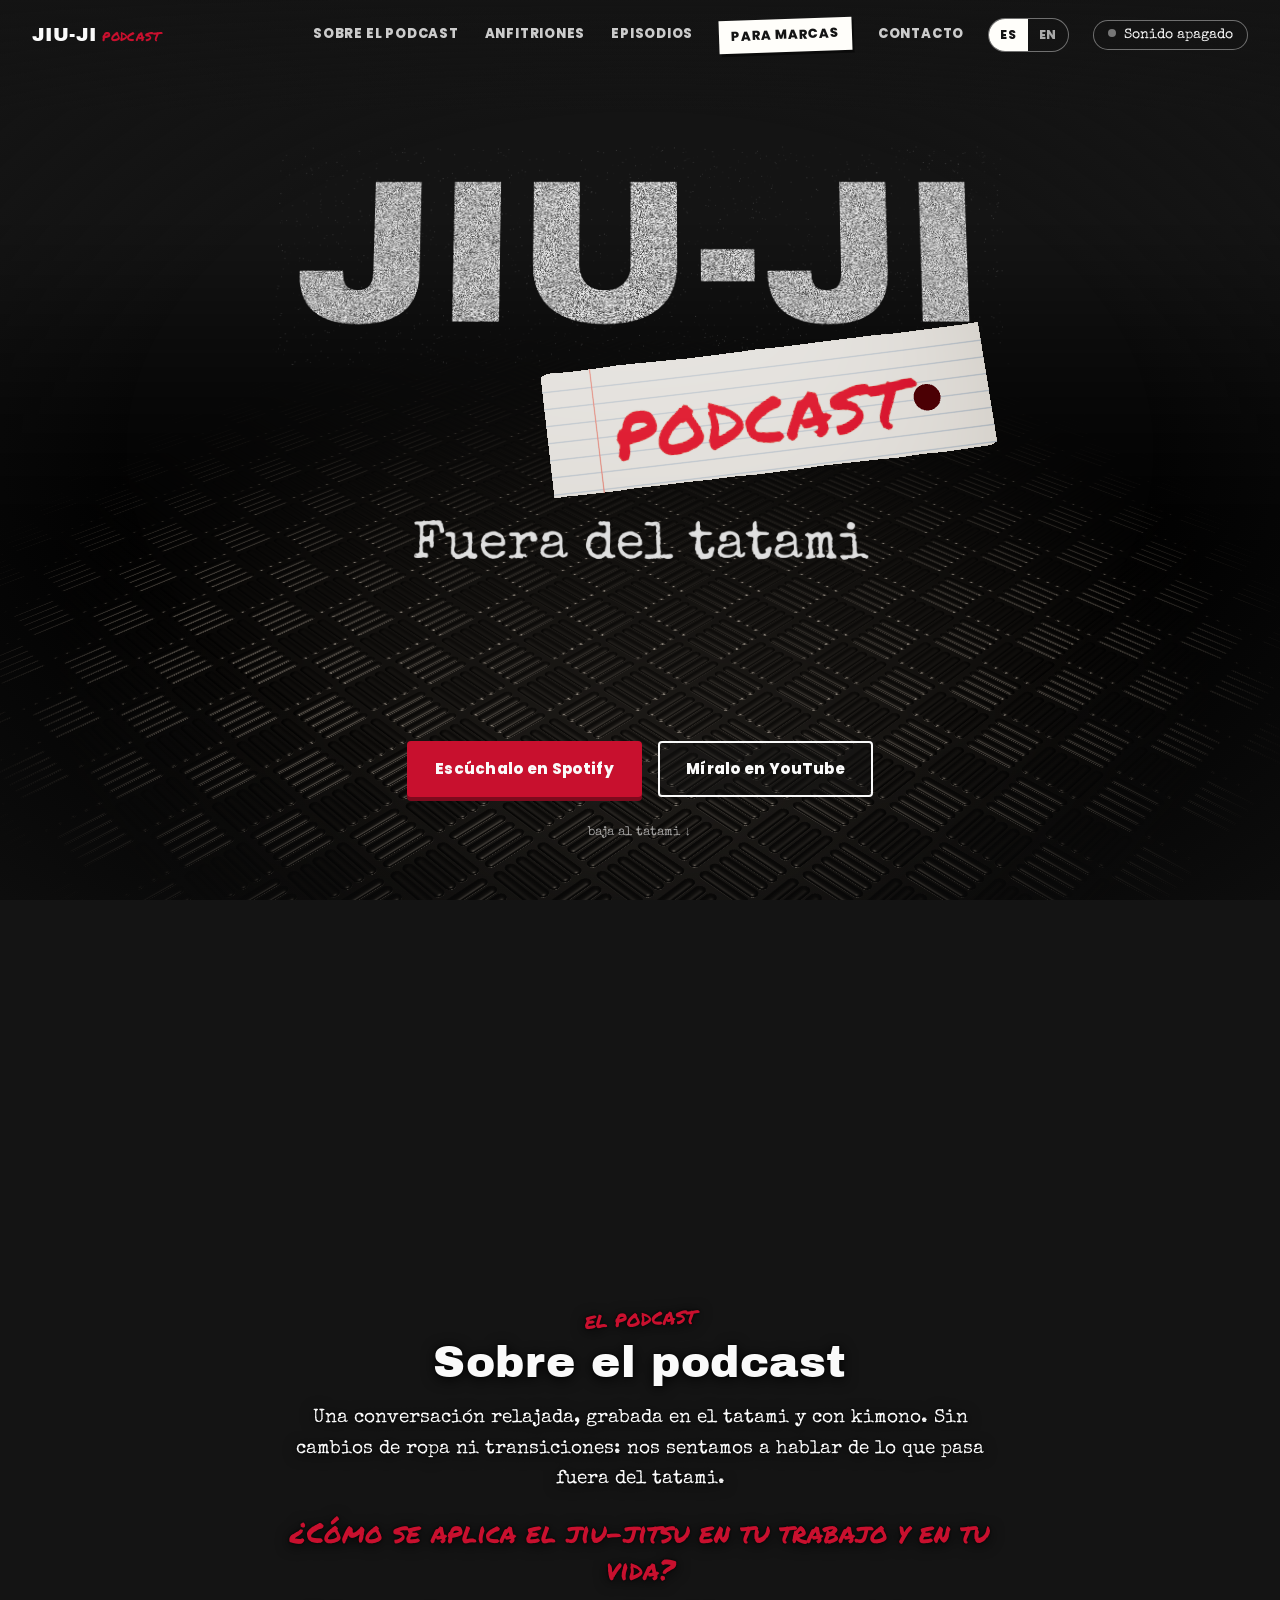
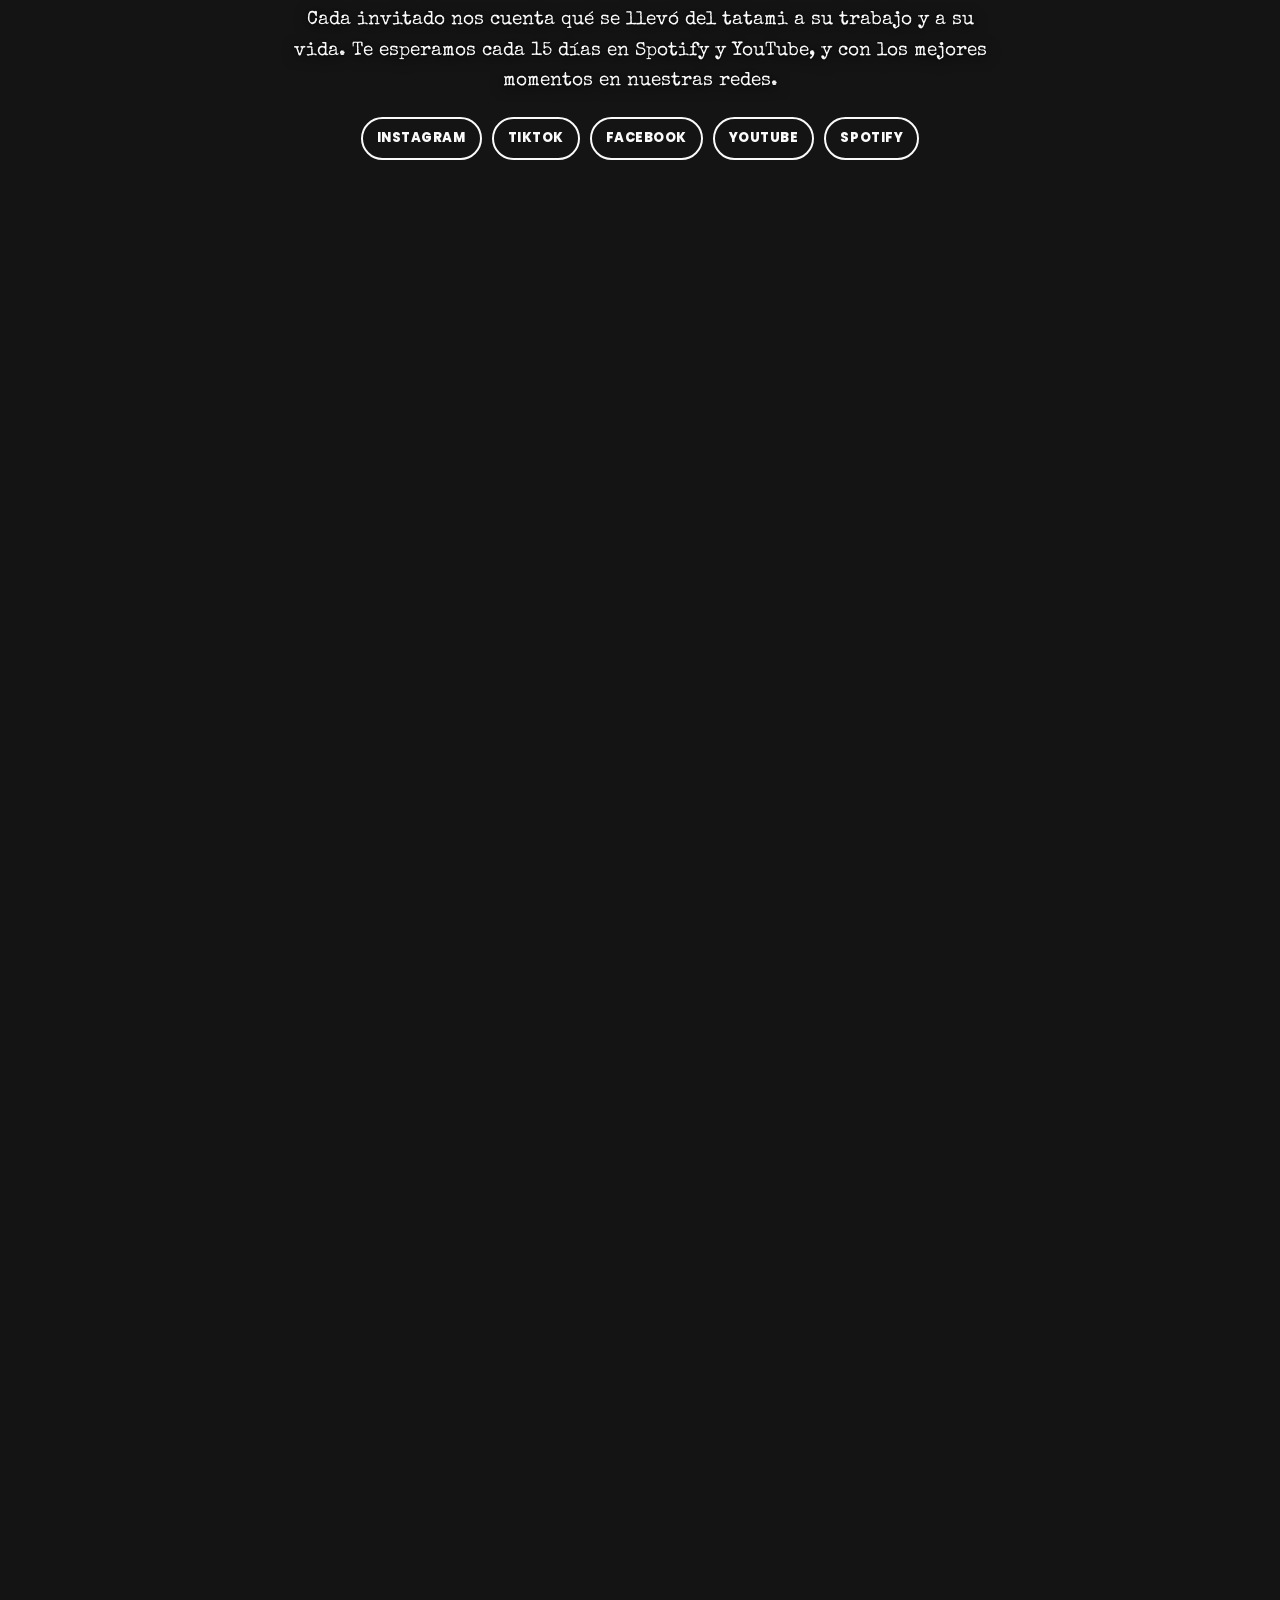
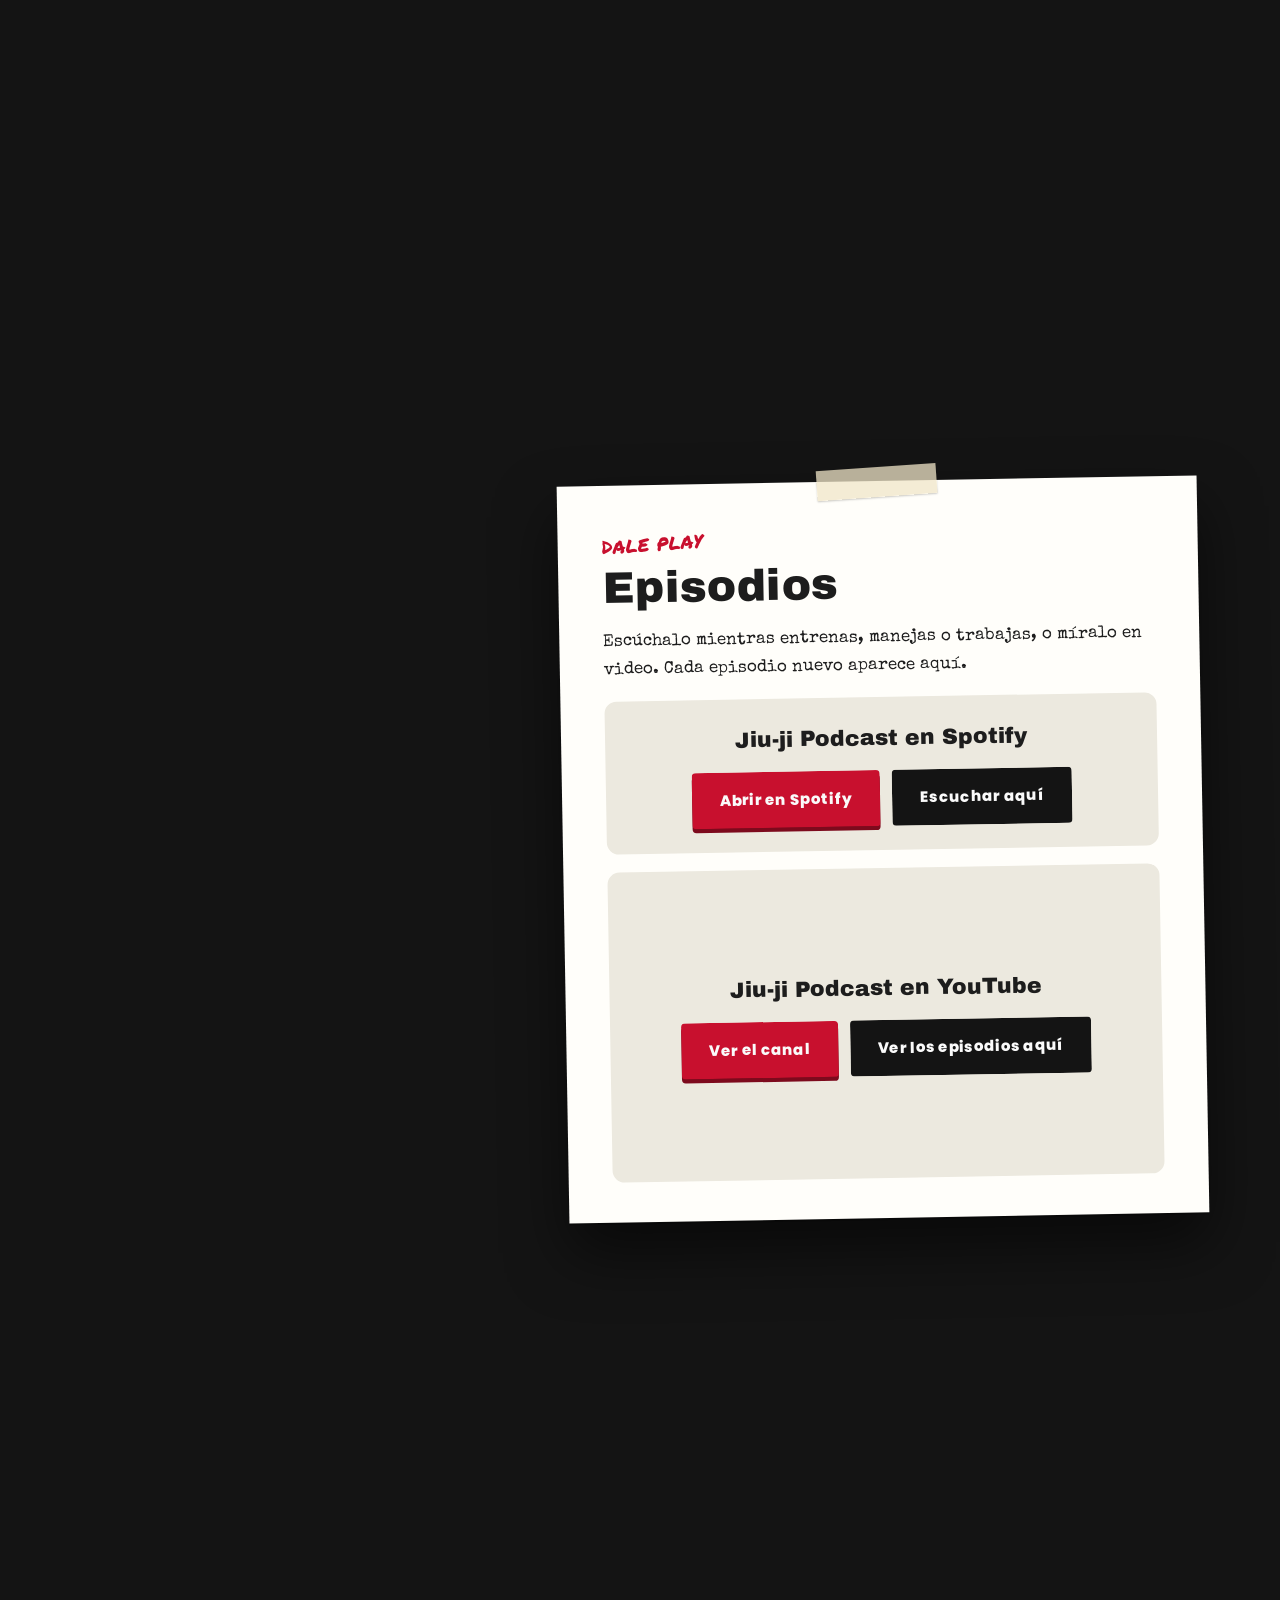
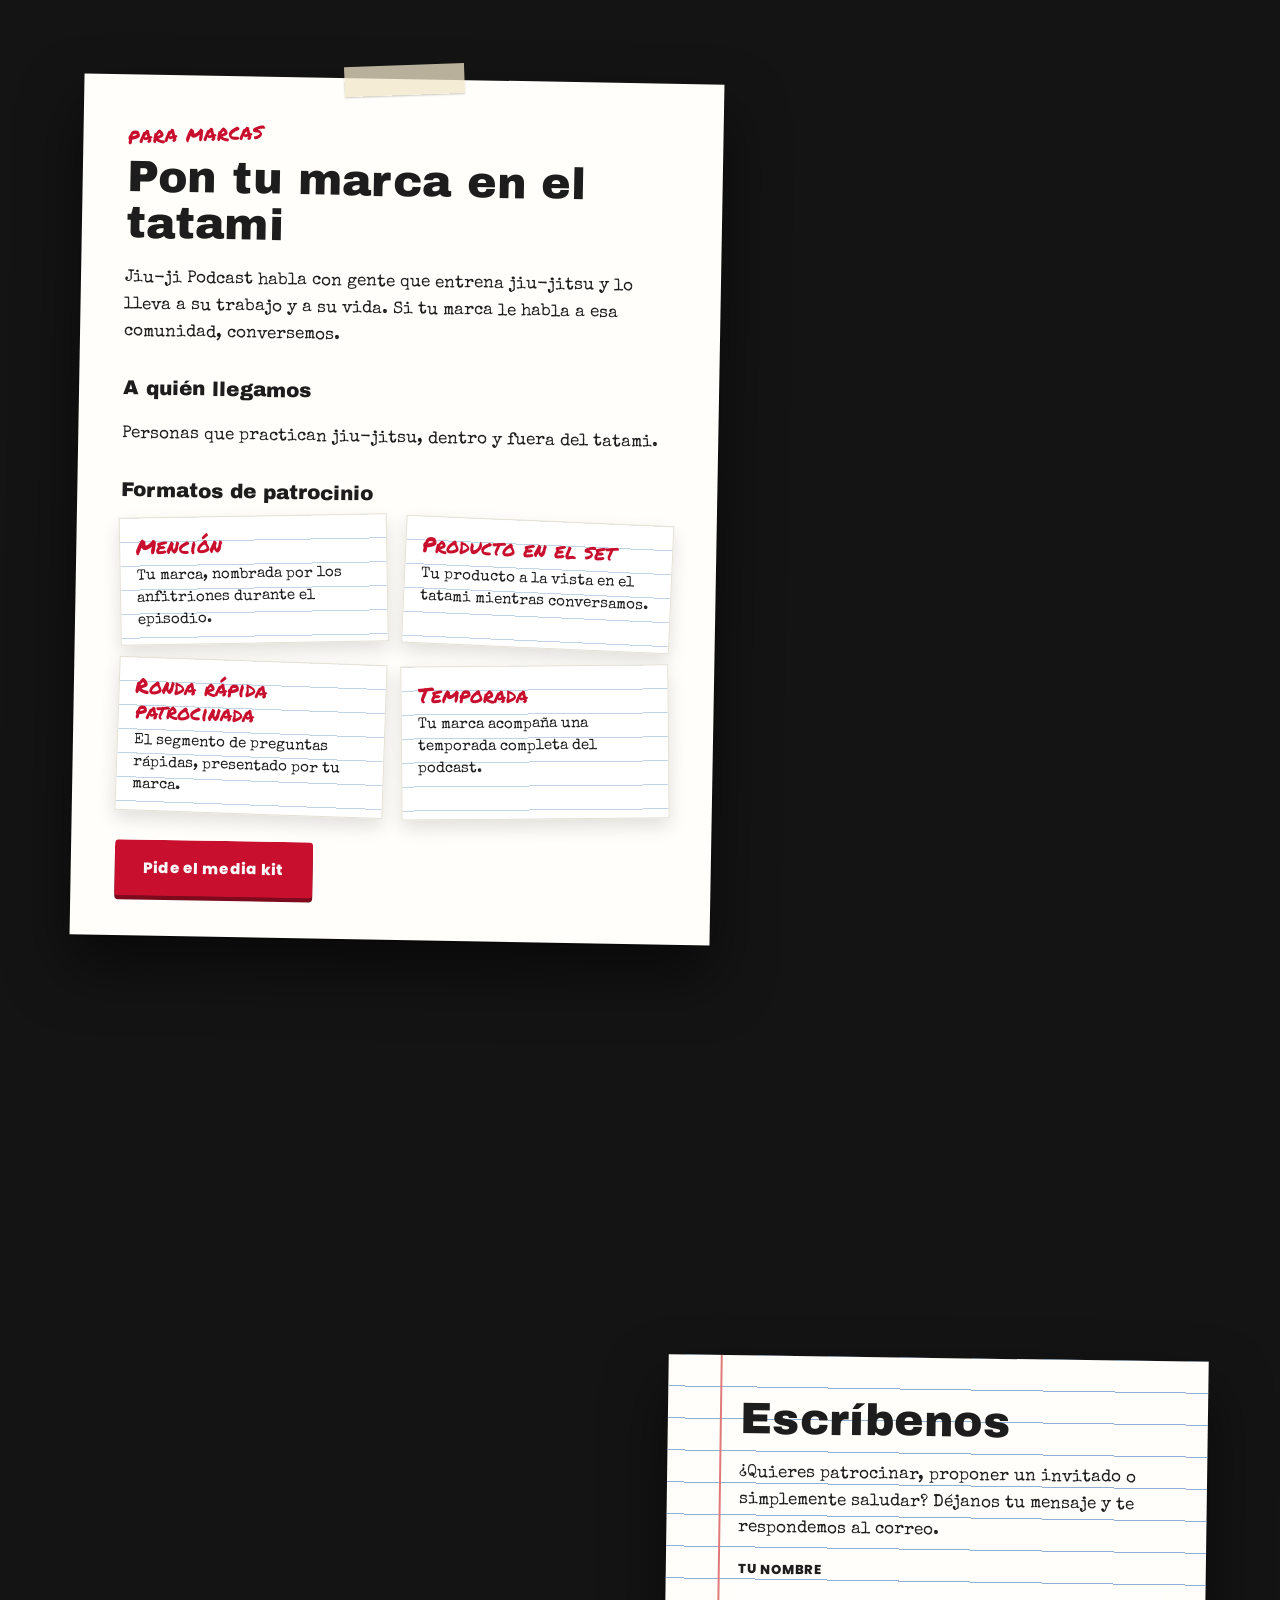
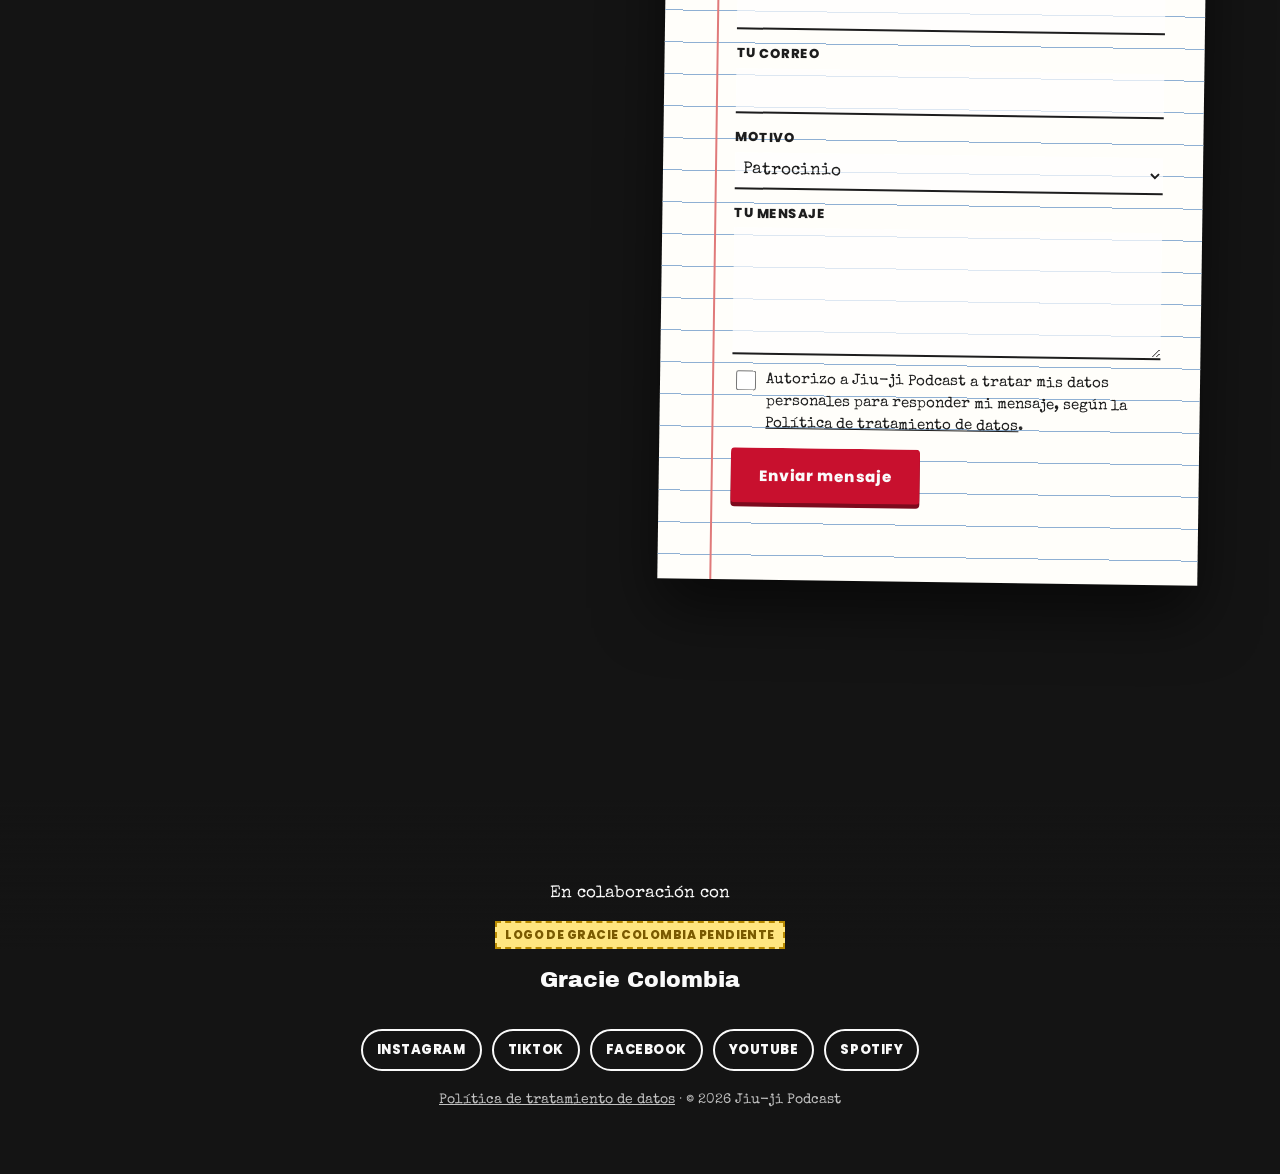
<file: index.html>
<!doctype html>
<html lang="es">
<head>
<meta charset="utf-8">
<meta http-equiv="Content-Security-Policy" content="default-src 'self'; script-src 'self' 'sha256-ji1w+MWmzDXKrwq0qmDxMIGfzd+E3X65+NrqsyqtMps='; style-src 'self' 'unsafe-inline'; img-src 'self' data: blob:; font-src 'self'; connect-src 'self' https://api.web3forms.com; frame-src https://www.youtube-nocookie.com https://open.spotify.com; media-src 'self'; object-src 'none'; base-uri 'self'; form-action https://api.web3forms.com; upgrade-insecure-requests">
<meta name="referrer" content="strict-origin-when-cross-origin">
<meta name="viewport" content="width=device-width, initial-scale=1, viewport-fit=cover">
<title>Jiu-ji Podcast · Fuera del tatami</title>
<meta name="description" content="Jiu-ji Podcast: conversaciones grabadas en el tatami, con kimono, sobre cómo el jiu-jitsu se aplica en tu trabajo y en tu vida. En colaboración con Gracie Colombia.">
<meta name="theme-color" content="#141414">
<link rel="canonical" href="https://jiujipodcast.com/">
<link rel="icon" type="image/png" sizes="32x32" href="favicon-32.png">
<link rel="apple-touch-icon" href="apple-touch-icon.png">
<link rel="manifest" href="site.webmanifest">
<meta property="og:type" content="website">
<meta property="og:site_name" content="Jiu-ji Podcast">
<meta property="og:title" content="Jiu-ji Podcast · Fuera del tatami">
<meta property="og:description" content="Conversaciones grabadas en el tatami, con kimono, sobre cómo el jiu-jitsu se aplica en tu trabajo y en tu vida. En colaboración con Gracie Colombia.">
<meta property="og:url" content="https://jiujipodcast.com/">
<meta property="og:image" content="https://jiujipodcast.com/img/compartir.jpg">
<meta property="og:image:width" content="1200">
<meta property="og:image:height" content="630">
<meta property="og:image:alt" content="Logo de Jiu-ji Podcast: JIU-JI en tiza, sticker PODCAST y el eslogan Fuera del tatami">
<meta property="og:locale" content="es_CO">
<meta property="og:locale:alternate" content="en_US">
<meta name="twitter:card" content="summary_large_image">
<meta name="twitter:title" content="Jiu-ji Podcast · Fuera del tatami">
<meta name="twitter:description" content="Conversaciones grabadas en el tatami sobre cómo el jiu-jitsu se aplica en tu trabajo y en tu vida.">
<meta name="twitter:image" content="https://jiujipodcast.com/img/compartir.jpg">
<script type="application/ld+json">{"@context": "https://schema.org", "@type": "PodcastSeries", "name": "Jiu-ji Podcast", "alternateName": "Fuera del tatami", "url": "https://jiujipodcast.com/", "description": "Conversaciones grabadas en el tatami, con kimono, sobre cómo el jiu-jitsu se aplica en el trabajo y en la vida. En colaboración con Gracie Colombia.", "inLanguage": "es", "image": "https://jiujipodcast.com/img/compartir.jpg", "email": "jiujipodcast@gmail.com", "sameAs": ["https://www.instagram.com/jiujipodcast/", "https://www.youtube.com/@jiu-jipodcast", "https://www.facebook.com/profile.php?id=61596651851798", "https://www.tiktok.com/@jiuji.podcast", "https://open.spotify.com/show/1Ie8kkh7qprHMGzMJiT69t"]}</script>
<link rel="preload" href="fuentes/archivo-black.woff2" as="font" type="font/woff2" crossorigin>
<link rel="preload" href="fuentes/special-elite.woff2" as="font" type="font/woff2" crossorigin>
<link rel="stylesheet" href="css/estilos.css">
<script type="importmap">{ "imports": { "three": "./js/vendor/three.module.min.js" } }</script>
<!-- La precarga va después del mapa de módulos: antes, el 3D a veces no encontraba Three.js -->
<link rel="modulepreload" href="js/vendor/three.module.min.js">
<link rel="modulepreload" href="js/escena.js">
<script type="module" src="js/sitio.js"></script>
</head>
<body>
<a class="saltar" href="#sobre">Saltar al contenido</a>

<canvas id="escena" aria-hidden="true"></canvas>
<div class="vineta" aria-hidden="true"></div>
<canvas id="polvo" aria-hidden="true"></canvas>

<header class="barra">
  <a class="marca" href="#inicio" aria-label="Jiu-ji Podcast, ir al inicio">JIU-JI<span>podcast</span></a>
  <button class="menu-btn" type="button" aria-expanded="false" aria-controls="menu"><span class="menu-raya" aria-hidden="true"></span><span class="txt">Menú</span></button>
  <nav id="menu" aria-label="Principal">
    <ul>
      <li><a href="#sobre">Sobre el podcast</a></li>
      <li><a href="#anfitriones">Anfitriones</a></li>
      <li><a href="#episodios">Episodios</a></li>
      <li><a class="destacado" href="#marcas">Para marcas</a></li>
      <li><a href="#contacto">Contacto</a></li>
    </ul>
  </nav>
  <div class="idioma" role="group" aria-label="Idioma / Language">
    <button type="button" data-lang="es" aria-pressed="true" lang="es" title="Español">ES</button>
    <button type="button" data-lang="en" aria-pressed="false" lang="en" title="English">EN</button>
  </div>
  <button class="sonido" type="button" aria-pressed="false"><i aria-hidden="true"></i><span>Sonido apagado</span></button>
</header>

<main>
  <!-- 0 · INICIO -->
  <section id="inicio" class="estacion inicio" aria-labelledby="titulo-inicio">
    <h1 id="titulo-inicio"><picture><source data-srcset="img/logo-fondo-oscuro.webp" type="image/webp"><img class="logo-plano" data-src="img/logo-fondo-oscuro.png" width="1200" height="654" alt="Jiu-ji Podcast. Fuera del tatami" decoding="async"></picture><noscript><img class="logo-sin-js" src="img/logo-fondo-oscuro.png" width="1200" height="654" alt="Jiu-ji Podcast. Fuera del tatami"></noscript></h1>
    <div class="acciones">
      <a class="btn rojo" href="https://open.spotify.com/show/1Ie8kkh7qprHMGzMJiT69t" rel="noopener" target="_blank">Escúchalo en Spotify</a>
      <a class="btn borde" href="https://www.youtube.com/@jiu-jipodcast" rel="noopener" target="_blank">Míralo en YouTube</a>
    </div>
    <p class="bajar" aria-hidden="true">baja al tatami ↓</p>
  </section>

  <!-- 1 · SOBRE EL PODCAST -->
  <section id="sobre" class="estacion" data-lado="centro" aria-labelledby="titulo-sobre">
    <div class="panel hoja">
      <p class="nota">el podcast</p>
      <h2 id="titulo-sobre">Sobre el podcast</h2>
      <p>Una conversación relajada, grabada en el tatami y con kimono. Sin cambios de ropa ni transiciones: nos sentamos a hablar de lo que pasa fuera del tatami.</p>
      <p class="pregunta">¿Cómo se aplica el jiu-jitsu en tu trabajo y en tu vida?</p>
      <p>Cada invitado nos cuenta qué se llevó del tatami a su trabajo y a su vida. Te esperamos cada 15 días en Spotify y YouTube, y con los mejores momentos en nuestras redes.</p>
      <ul class="redes-botones" aria-label="Nuestras redes">
        <li><a class="red" href="https://www.instagram.com/jiujipodcast/" rel="noopener" target="_blank">Instagram</a></li>
        <li><a class="red" href="https://www.tiktok.com/@jiuji.podcast" rel="noopener" target="_blank">TikTok</a></li>
        <li><a class="red" href="https://www.facebook.com/profile.php?id=61596651851798" rel="noopener" target="_blank">Facebook</a></li>
        <li><a class="red" href="https://www.youtube.com/@jiu-jipodcast" rel="noopener" target="_blank">YouTube</a></li>
        <li><a class="red" href="https://open.spotify.com/show/1Ie8kkh7qprHMGzMJiT69t" rel="noopener" target="_blank">Spotify</a></li>
      </ul>
    </div>
  </section>

  <!-- 2 · ANFITRIONES -->
  <section id="anfitriones" class="estacion" data-lado="centro" aria-labelledby="titulo-anfitriones">
    <div class="panel">
      <h2 id="titulo-anfitriones" class="titulo-tiza">Anfitriones</h2>
      <div class="polaroids">
        <article class="polaroid sticker">
          <div class="foto"><img src="img/anfitriones/salo.jpg" alt="Salo en el tatami" loading="lazy"></div>
          <h3>Salo</h3>
          <p class="cinturon">Cinturón blanco</p>
        </article>
        <article class="polaroid sticker">
          <div class="foto"><img src="img/anfitriones/santi.jpg" alt="Santi en el tatami" loading="lazy"></div>
          <h3>Santi</h3>
          <p class="cinturon">Cinturón negro</p>
        </article>
      </div>
    </div>
  </section>

  <!-- 3 · EPISODIOS -->
  <section id="episodios" class="estacion" data-lado="der" aria-labelledby="titulo-episodios">
    <div class="panel hoja ancha">
      <p class="nota">dale play</p>
      <h2 id="titulo-episodios">Episodios</h2>
      <p>Escúchalo mientras entrenas, manejas o trabajas, o míralo en video. Cada episodio nuevo aparece aquí.</p>
      <div class="reproductor" data-tipo="spotify" data-programa="1Ie8kkh7qprHMGzMJiT69t">
        <div class="fachada">
          <p class="fachada-titulo">Jiu-ji Podcast en Spotify</p>
          <div class="fachada-botones">
            <a class="btn rojo" href="https://open.spotify.com/show/1Ie8kkh7qprHMGzMJiT69t" rel="noopener" target="_blank">Abrir en Spotify</a>
            <button class="btn oscuro cargar" type="button">Escuchar aquí</button>
          </div>
        </div>
      </div>
      <!-- Lista de "subidos" del canal. Cuando haya videos, cambiar data-activo="no" por data-activo="si". -->
      <div class="reproductor video" data-tipo="youtube" data-lista="UUZOiYeNlVlfUg8Eae1slnHQ" data-activo="si">
        <div class="fachada">
          <p class="fachada-titulo">Jiu-ji Podcast en YouTube</p>
          <div class="fachada-botones">
            <a class="btn rojo" href="https://www.youtube.com/@jiu-jipodcast" rel="noopener" target="_blank">Ver el canal</a>
            <button class="btn oscuro cargar" type="button" hidden>Ver los episodios aquí</button>
          </div>
        </div>
      </div>
    </div>
  </section>

  <!-- 4 · PARA MARCAS -->
  <section id="marcas" class="estacion" data-lado="izq" aria-labelledby="titulo-marcas">
    <div class="panel hoja ancha">
      <p class="nota">para marcas</p>
      <h2 id="titulo-marcas">Pon tu marca en el tatami</h2>
      <p>Jiu-ji Podcast habla con gente que entrena jiu-jitsu y lo lleva a su trabajo y a su vida. Si tu marca le habla a esa comunidad, conversemos.</p>

      <h3>A quién llegamos</h3>
      <p>Personas que practican jiu-jitsu, dentro y fuera del tatami.</p>

      <h3>Formatos de patrocinio</h3>
      <ul class="formatos">
        <li class="sticker"><strong>Mención</strong><span>Tu marca, nombrada por los anfitriones durante el episodio.</span></li>
        <li class="sticker"><strong>Producto en el set</strong><span>Tu producto a la vista en el tatami mientras conversamos.</span></li>
        <li class="sticker"><strong>Ronda rápida patrocinada</strong><span>El segmento de preguntas rápidas, presentado por tu marca.</span></li>
        <li class="sticker"><strong>Temporada</strong><span>Tu marca acompaña una temporada completa del podcast.</span></li>
      </ul>
      <a class="btn rojo" href="#contacto" data-motivo="media-kit">Pide el media kit</a>
    </div>
  </section>

  <!-- 5 · CONTACTO -->
  <section id="contacto" class="estacion" data-lado="der" aria-labelledby="titulo-contacto">
    <div class="panel cuaderno">
      <h2 id="titulo-contacto">Escríbenos</h2>
      <p>¿Quieres patrocinar, proponer un invitado o simplemente saludar? Déjanos tu mensaje y te respondemos al correo.</p>
      <form class="formulario" id="formulario" action="https://api.web3forms.com/submit" method="POST" novalidate>
        <input type="hidden" name="access_key" value="ea741bac-db0f-40d9-9d38-931517409911">
        <input type="hidden" name="subject" value="Nuevo mensaje desde jiujipodcast.com">
        <input type="hidden" name="from_name" value="Sitio web Jiu-ji Podcast">
        <input type="checkbox" name="botcheck" class="trampa" tabindex="-1" autocomplete="off" aria-hidden="true">
        <div class="campo">
          <label for="f-nombre">Tu nombre</label>
          <input id="f-nombre" name="nombre" type="text" autocomplete="name" required>
        </div>
        <div class="campo">
          <label for="f-correo">Tu correo</label>
          <input id="f-correo" name="email" type="email" autocomplete="email" required>
        </div>
        <div class="campo">
          <label for="f-motivo">Motivo</label>
          <select id="f-motivo" name="motivo" required>
            <option value="patrocinio">Patrocinio</option>
            <option value="media-kit">Quiero el media kit</option>
            <option value="invitado">Proponer un invitado</option>
            <option value="alianza">Prensa o alianzas</option>
            <option value="otro">Otro</option>
          </select>
        </div>
        <div class="campo">
          <label for="f-mensaje">Tu mensaje</label>
          <textarea id="f-mensaje" name="mensaje" rows="4" required></textarea>
        </div>
        <div class="autoriza">
          <input id="f-autoriza" name="autorizacion" type="checkbox" value="Sí autorizo" required>
          <label for="f-autoriza">Autorizo a Jiu-ji Podcast a tratar mis datos personales para responder mi mensaje, según la <a href="politica-de-datos.html">Política de tratamiento de datos</a>.</label>
        </div>
        <button class="btn rojo" type="submit">Enviar mensaje</button>
        <p class="estado" role="status" aria-live="polite"></p>
      </form>
    </div>
  </section>
</main>

<footer class="pie">
  <div class="gracie">
    <p>En colaboración con</p>
    <span class="pendiente logo-gracie">Logo de Gracie Colombia pendiente</span>
    <p class="gracie-nombre">Gracie Colombia</p>
  </div>
  <ul class="redes-botones pie-redes" aria-label="Nuestras redes">
    <li><a class="red" href="https://www.instagram.com/jiujipodcast/" rel="noopener" target="_blank">Instagram</a></li>
    <li><a class="red" href="https://www.tiktok.com/@jiuji.podcast" rel="noopener" target="_blank">TikTok</a></li>
    <li><a class="red" href="https://www.facebook.com/profile.php?id=61596651851798" rel="noopener" target="_blank">Facebook</a></li>
    <li><a class="red" href="https://www.youtube.com/@jiu-jipodcast" rel="noopener" target="_blank">YouTube</a></li>
    <li><a class="red" href="https://open.spotify.com/show/1Ie8kkh7qprHMGzMJiT69t" rel="noopener" target="_blank">Spotify</a></li>
  </ul>
  <p class="legal"><a href="politica-de-datos.html">Política de tratamiento de datos</a> · © 2026 Jiu-ji Podcast</p>
</footer>
</body>
</html>
</file>
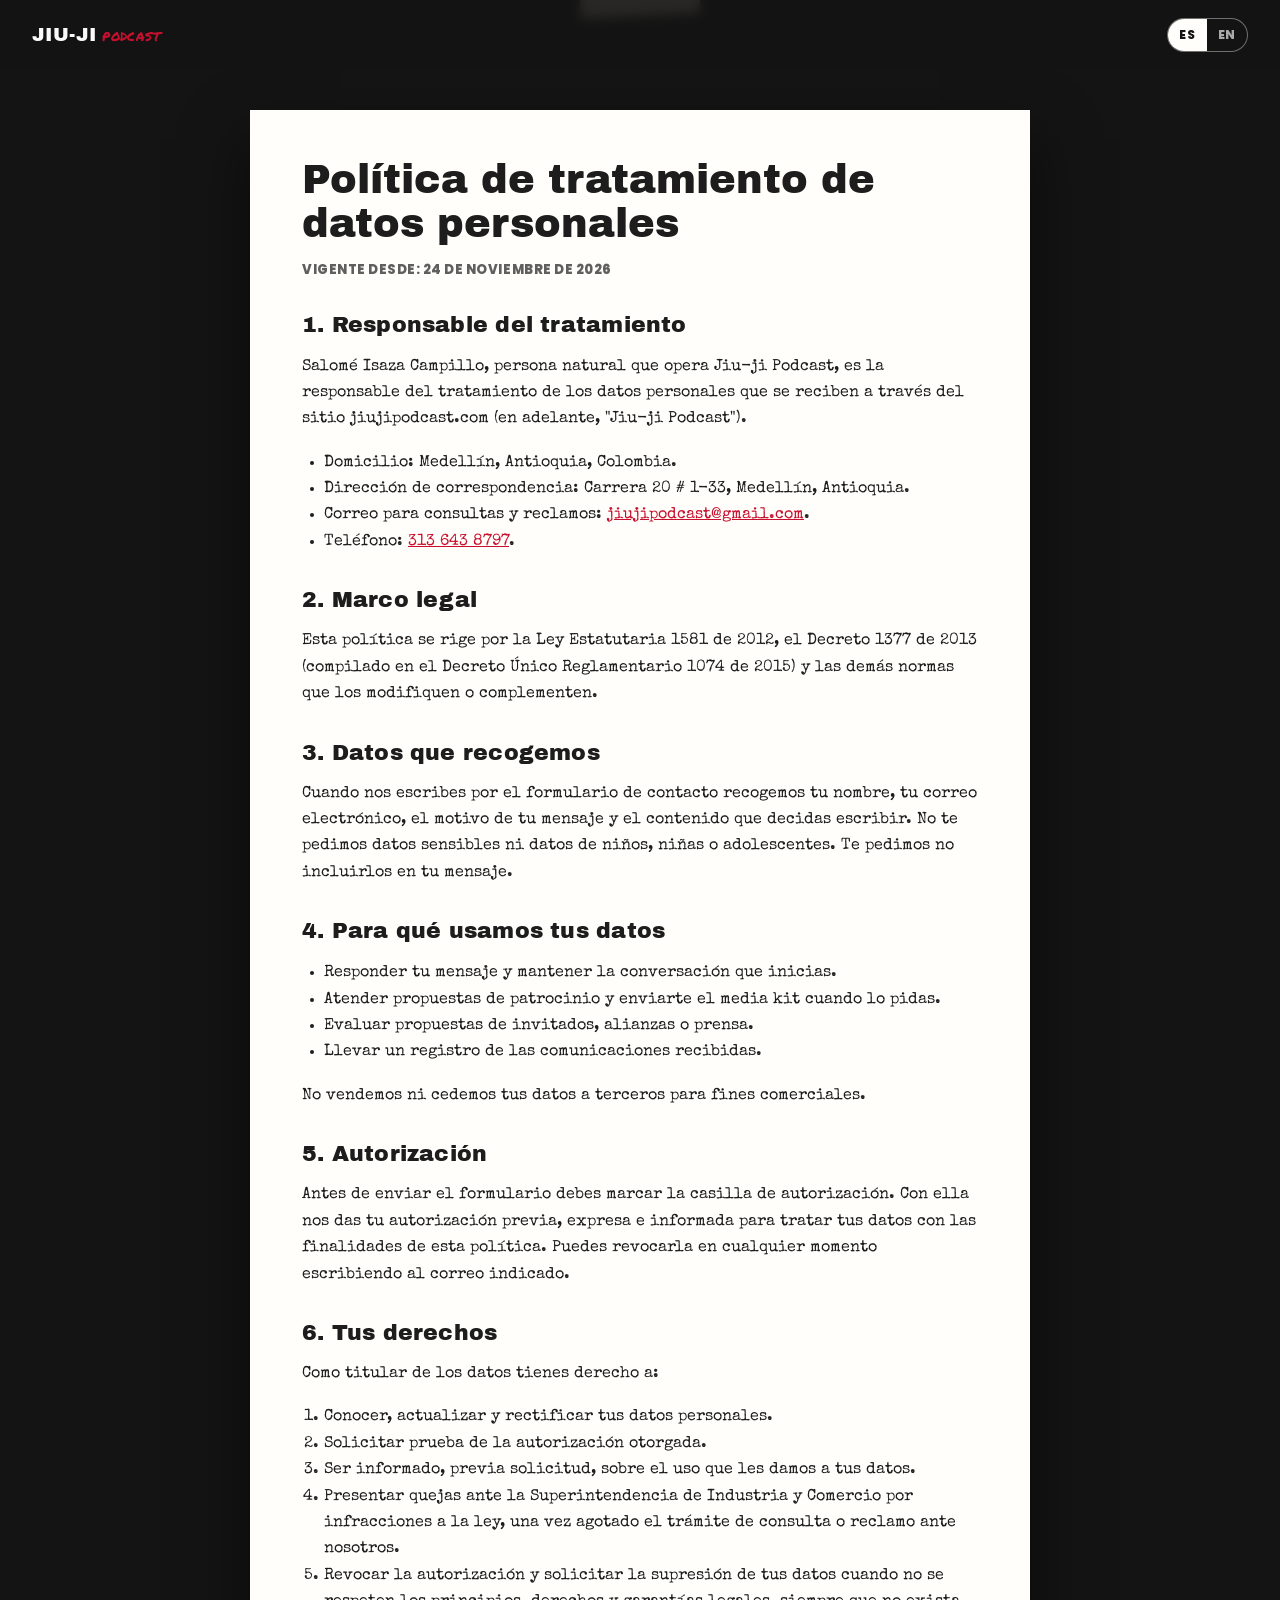
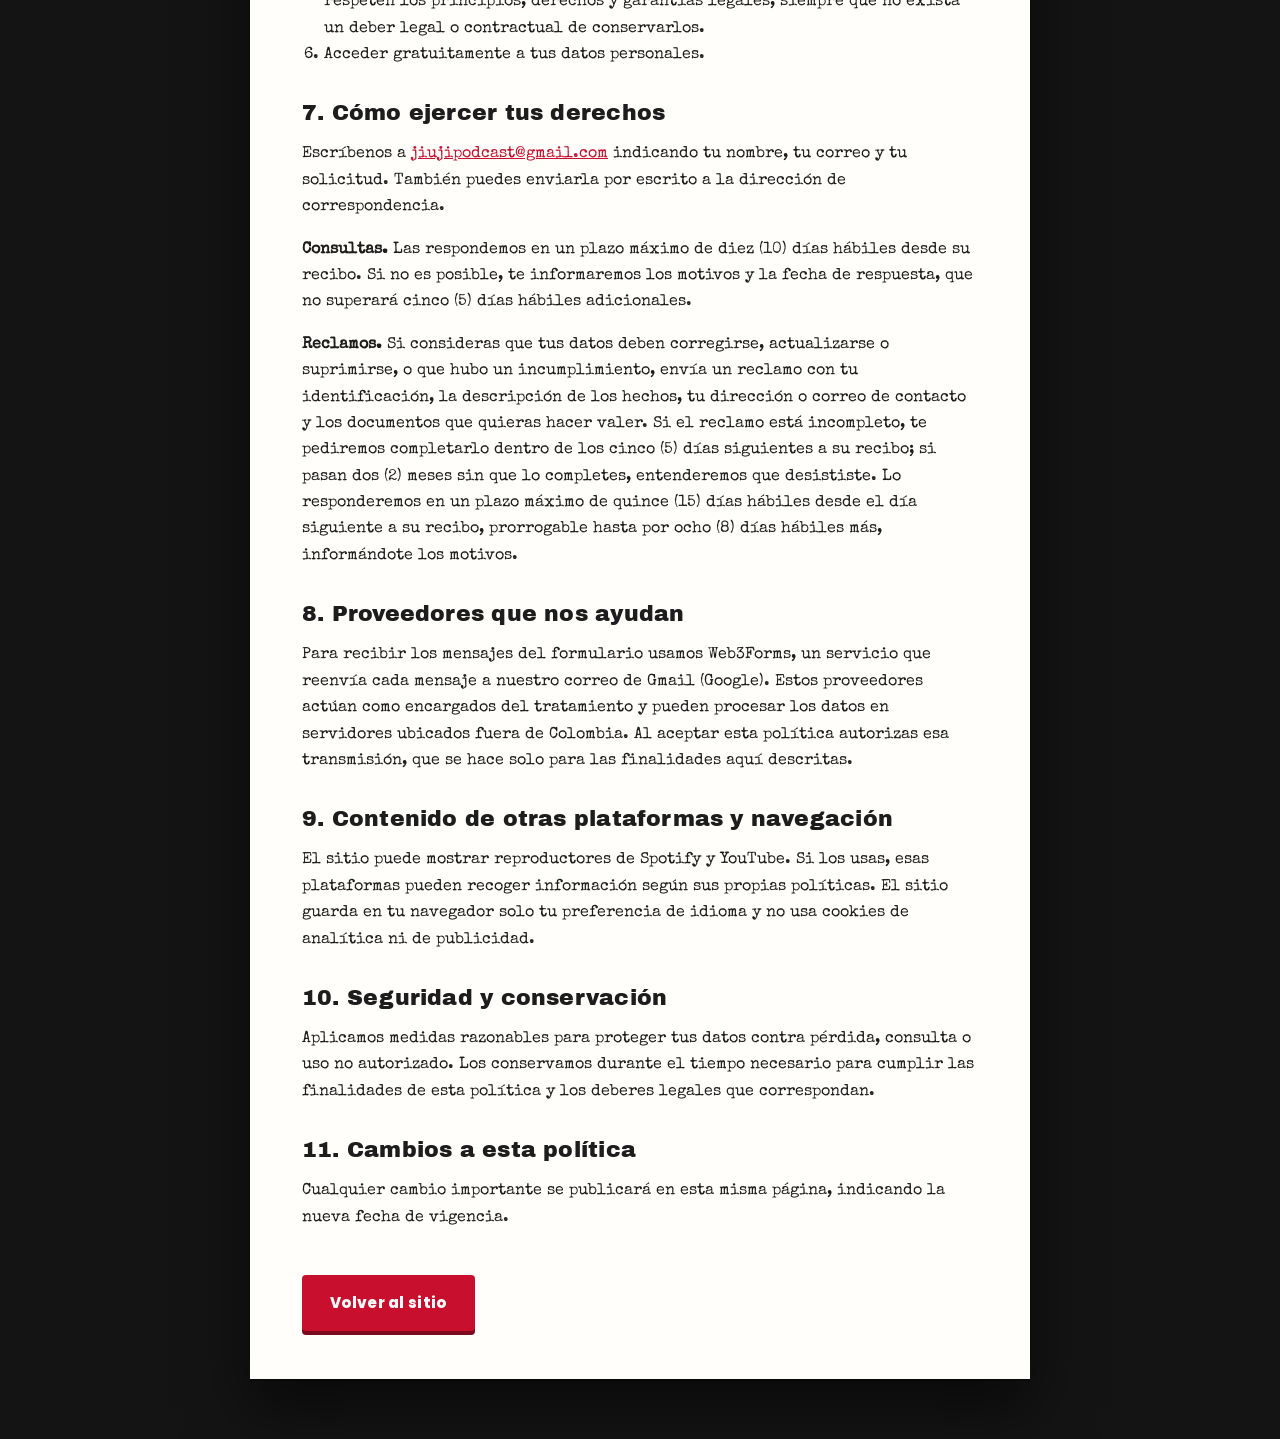
<file: politica-de-datos.html>
<!doctype html>
<html lang="es">
<head>
<meta charset="utf-8">
<meta http-equiv="Content-Security-Policy" content="default-src 'self'; script-src 'self' 'sha256-KQmCpSnBoL37UU+sAJbJt/81jvnl7vTI1Op0IKxhs/0='; style-src 'self' 'unsafe-inline'; img-src 'self' data:; font-src 'self'; object-src 'none'; base-uri 'self'; form-action 'none'; upgrade-insecure-requests">
<meta name="referrer" content="strict-origin-when-cross-origin">
<meta name="viewport" content="width=device-width, initial-scale=1">
<title>Política de tratamiento de datos · Jiu-ji Podcast</title>
<meta name="description" content="Política de tratamiento de datos personales de Jiu-ji Podcast, según la Ley 1581 de 2012.">
<meta name="theme-color" content="#141414">
<link rel="canonical" href="https://jiujipodcast.com/politica-de-datos.html">
<link rel="icon" type="image/png" sizes="32x32" href="favicon-32.png">
<link rel="apple-touch-icon" href="apple-touch-icon.png">
<link rel="stylesheet" href="css/estilos.css">
<style>
  body { background: var(--negro); }
  .politica { max-width: 820px; margin: 0 auto; padding: 110px 20px 60px; }
  .politica .hoja { --giro: 0deg; padding: 48px 52px; }
  .politica h1 { font-family: var(--titulo); font-weight: 400; font-size: clamp(28px, 4vw, 40px); line-height: 1.1; margin: 0 0 8px; }
  .politica h2 { font-size: 22px; margin: 34px 0 10px; }
  .politica p, .politica li { font-size: 16px; line-height: 1.65; }
  .politica ul, .politica ol { padding-left: 22px; }
  .politica .vigencia { font-family: var(--boton); font-weight: 800; font-size: 13px; letter-spacing: .04em; text-transform: uppercase; opacity: .7; }
  .politica a { color: var(--rojo); }
  .volver { display: inline-block; margin-top: 28px; }
  [data-idioma] { display: none; }
  [data-idioma].activo { display: block; }
  @media (max-width: 860px) { .politica .hoja { padding: 30px 22px; } }
</style>
</head>
<body class="simple">
<header class="barra con-fondo">
  <a class="marca" href="index.html" aria-label="Jiu-ji Podcast">JIU-JI<span>podcast</span></a>
  <div class="idioma" role="group" aria-label="Idioma / Language" style="margin-left:auto">
    <button type="button" data-lang="es" aria-pressed="true" lang="es" title="Español">ES</button>
    <button type="button" data-lang="en" aria-pressed="false" lang="en" title="English">EN</button>
  </div>
</header>

<main class="politica">
  <!-- ESPAÑOL -->
  <article class="hoja activo" data-idioma="es" lang="es">
    <h1>Política de tratamiento de datos personales</h1>
    <p class="vigencia">Vigente desde: 24 de noviembre de 2026</p>

    <h2>1. Responsable del tratamiento</h2>
    <p>Salomé Isaza Campillo, persona natural que opera Jiu-ji Podcast, es la responsable del tratamiento de los datos personales que se reciben a través del sitio jiujipodcast.com (en adelante, "Jiu-ji Podcast").</p>
    <ul>
      <li>Domicilio: Medellín, Antioquia, Colombia.</li>
      <li>Dirección de correspondencia: Carrera 20 # 1-33, Medellín, Antioquia.</li>
      <li>Correo para consultas y reclamos: <a href="mailto:jiujipodcast@gmail.com">jiujipodcast@gmail.com</a>.</li>
      <li>Teléfono: <a href="tel:+573136438797">313 643 8797</a>.</li>
    </ul>

    <h2>2. Marco legal</h2>
    <p>Esta política se rige por la Ley Estatutaria 1581 de 2012, el Decreto 1377 de 2013 (compilado en el Decreto Único Reglamentario 1074 de 2015) y las demás normas que los modifiquen o complementen.</p>

    <h2>3. Datos que recogemos</h2>
    <p>Cuando nos escribes por el formulario de contacto recogemos tu nombre, tu correo electrónico, el motivo de tu mensaje y el contenido que decidas escribir. No te pedimos datos sensibles ni datos de niños, niñas o adolescentes. Te pedimos no incluirlos en tu mensaje.</p>

    <h2>4. Para qué usamos tus datos</h2>
    <ul>
      <li>Responder tu mensaje y mantener la conversación que inicias.</li>
      <li>Atender propuestas de patrocinio y enviarte el media kit cuando lo pidas.</li>
      <li>Evaluar propuestas de invitados, alianzas o prensa.</li>
      <li>Llevar un registro de las comunicaciones recibidas.</li>
    </ul>
    <p>No vendemos ni cedemos tus datos a terceros para fines comerciales.</p>

    <h2>5. Autorización</h2>
    <p>Antes de enviar el formulario debes marcar la casilla de autorización. Con ella nos das tu autorización previa, expresa e informada para tratar tus datos con las finalidades de esta política. Puedes revocarla en cualquier momento escribiendo al correo indicado.</p>

    <h2>6. Tus derechos</h2>
    <p>Como titular de los datos tienes derecho a:</p>
    <ol>
      <li>Conocer, actualizar y rectificar tus datos personales.</li>
      <li>Solicitar prueba de la autorización otorgada.</li>
      <li>Ser informado, previa solicitud, sobre el uso que les damos a tus datos.</li>
      <li>Presentar quejas ante la Superintendencia de Industria y Comercio por infracciones a la ley, una vez agotado el trámite de consulta o reclamo ante nosotros.</li>
      <li>Revocar la autorización y solicitar la supresión de tus datos cuando no se respeten los principios, derechos y garantías legales, siempre que no exista un deber legal o contractual de conservarlos.</li>
      <li>Acceder gratuitamente a tus datos personales.</li>
    </ol>

    <h2>7. Cómo ejercer tus derechos</h2>
    <p>Escríbenos a <a href="mailto:jiujipodcast@gmail.com">jiujipodcast@gmail.com</a> indicando tu nombre, tu correo y tu solicitud. También puedes enviarla por escrito a la dirección de correspondencia.</p>
    <p><strong>Consultas.</strong> Las respondemos en un plazo máximo de diez (10) días hábiles desde su recibo. Si no es posible, te informaremos los motivos y la fecha de respuesta, que no superará cinco (5) días hábiles adicionales.</p>
    <p><strong>Reclamos.</strong> Si consideras que tus datos deben corregirse, actualizarse o suprimirse, o que hubo un incumplimiento, envía un reclamo con tu identificación, la descripción de los hechos, tu dirección o correo de contacto y los documentos que quieras hacer valer. Si el reclamo está incompleto, te pediremos completarlo dentro de los cinco (5) días siguientes a su recibo; si pasan dos (2) meses sin que lo completes, entenderemos que desististe. Lo responderemos en un plazo máximo de quince (15) días hábiles desde el día siguiente a su recibo, prorrogable hasta por ocho (8) días hábiles más, informándote los motivos.</p>

    <h2>8. Proveedores que nos ayudan</h2>
    <p>Para recibir los mensajes del formulario usamos Web3Forms, un servicio que reenvía cada mensaje a nuestro correo de Gmail (Google). Estos proveedores actúan como encargados del tratamiento y pueden procesar los datos en servidores ubicados fuera de Colombia. Al aceptar esta política autorizas esa transmisión, que se hace solo para las finalidades aquí descritas.</p>

    <h2>9. Contenido de otras plataformas y navegación</h2>
    <p>El sitio puede mostrar reproductores de Spotify y YouTube. Si los usas, esas plataformas pueden recoger información según sus propias políticas. El sitio guarda en tu navegador solo tu preferencia de idioma y no usa cookies de analítica ni de publicidad.</p>

    <h2>10. Seguridad y conservación</h2>
    <p>Aplicamos medidas razonables para proteger tus datos contra pérdida, consulta o uso no autorizado. Los conservamos durante el tiempo necesario para cumplir las finalidades de esta política y los deberes legales que correspondan.</p>

    <h2>11. Cambios a esta política</h2>
    <p>Cualquier cambio importante se publicará en esta misma página, indicando la nueva fecha de vigencia.</p>

    <a class="btn rojo volver" href="index.html#contacto">Volver al sitio</a>
  </article>

  <!-- ENGLISH -->
  <article class="hoja" data-idioma="en" lang="en">
    <h1>Personal Data Processing Policy</h1>
    <p class="vigencia">Effective from: November 24, 2026</p>
    <p><em>This is a translation for reference. The Spanish version prevails.</em></p>

    <h2>1. Data controller</h2>
    <p>Salomé Isaza Campillo, the individual who runs Jiu-ji Podcast, is the controller of the personal data received through jiujipodcast.com ("Jiu-ji Podcast").</p>
    <ul>
      <li>Domicile: Medellín, Antioquia, Colombia.</li>
      <li>Mailing address: Carrera 20 # 1-33, Medellín, Antioquia.</li>
      <li>Email for questions and claims: <a href="mailto:jiujipodcast@gmail.com">jiujipodcast@gmail.com</a>.</li>
      <li>Phone: <a href="tel:+573136438797">+57 313 643 8797</a>.</li>
    </ul>

    <h2>2. Legal framework</h2>
    <p>This policy is governed by Colombian Statutory Law 1581 of 2012, Decree 1377 of 2013 (compiled in Decree 1074 of 2015) and any rules that amend or complement them.</p>

    <h2>3. Data we collect</h2>
    <p>When you write to us through the contact form we collect your name, your email, the reason for your message and whatever you choose to write. We do not ask for sensitive data or data about children or teenagers, and we ask you not to include it in your message.</p>

    <h2>4. How we use your data</h2>
    <ul>
      <li>To reply to your message and continue the conversation you start.</li>
      <li>To handle sponsorship proposals and send you the media kit when you request it.</li>
      <li>To review guest, partnership or press proposals.</li>
      <li>To keep a record of the messages we receive.</li>
    </ul>
    <p>We do not sell or share your data with third parties for commercial purposes.</p>

    <h2>5. Authorization</h2>
    <p>Before sending the form you must tick the authorization box. By doing so you give us your prior, express and informed authorization to process your data for the purposes in this policy. You can revoke it at any time by writing to the email above.</p>

    <h2>6. Your rights</h2>
    <ol>
      <li>To know, update and correct your personal data.</li>
      <li>To request proof of the authorization you gave.</li>
      <li>To be informed, upon request, about how we use your data.</li>
      <li>To file complaints with the Superintendencia de Industria y Comercio for breaches of the law, after first going through the question or claim process with us.</li>
      <li>To revoke the authorization and request deletion of your data when legal principles, rights and guarantees are not respected, unless there is a legal or contractual duty to keep it.</li>
      <li>To access your personal data free of charge.</li>
    </ol>

    <h2>7. How to exercise your rights</h2>
    <p>Write to <a href="mailto:jiujipodcast@gmail.com">jiujipodcast@gmail.com</a> with your name, your email and your request. You can also send it in writing to the mailing address.</p>
    <p><strong>Questions.</strong> We answer within a maximum of ten (10) business days from receipt. If that is not possible, we will tell you why and when you will get an answer, which will not exceed five (5) additional business days.</p>
    <p><strong>Claims.</strong> If you believe your data should be corrected, updated or deleted, or that there was a breach, send a claim with your identification, a description of the facts, your contact address or email and any supporting documents. If the claim is incomplete, we will ask you to complete it within five (5) days of receipt; if two (2) months pass without you completing it, we will consider it withdrawn. We will answer within a maximum of fifteen (15) business days from the day after receipt, extendable by up to eight (8) more business days, telling you why.</p>

    <h2>8. Service providers</h2>
    <p>To receive form messages we use Web3Forms, a service that forwards each message to our Gmail (Google) inbox. These providers act as data processors and may process data on servers located outside Colombia. By accepting this policy you authorize that transfer, made only for the purposes described here.</p>

    <h2>9. Third-party content and browsing</h2>
    <p>The site may show Spotify and YouTube players. If you use them, those platforms may collect information under their own policies. The site only stores your language preference in your browser and does not use analytics or advertising cookies.</p>

    <h2>10. Security and retention</h2>
    <p>We apply reasonable measures to protect your data against loss, access or unauthorized use. We keep it for as long as needed to fulfil the purposes of this policy and any applicable legal duties.</p>

    <h2>11. Changes to this policy</h2>
    <p>Any significant change will be published on this page with the new effective date.</p>

    <a class="btn rojo volver" href="index.html#contacto">Back to the site</a>
  </article>
</main>

<script>
  (function () {
    var botones = document.querySelectorAll(".idioma button");
    function poner(lang) {
      lang = lang === "en" ? "en" : "es";
      document.documentElement.lang = lang;
      document.querySelectorAll("[data-idioma]").forEach(function (a) { a.classList.toggle("activo", a.dataset.idioma === lang); });
      botones.forEach(function (b) { b.setAttribute("aria-pressed", b.dataset.lang === lang); });
      document.title = lang === "en" ? "Personal Data Processing Policy · Jiu-ji Podcast" : "Política de tratamiento de datos · Jiu-ji Podcast";
      try { localStorage.setItem("jiuji-idioma", lang); } catch (e) {}
    }
    botones.forEach(function (b) { b.addEventListener("click", function () { poner(b.dataset.lang); }); });
    try { poner(localStorage.getItem("jiuji-idioma") || "es"); } catch (e) { poner("es"); }
  })();
</script>
</body>
</html>
</file>
<file: css/estilos.css>
/* Jiu-ji Podcast · estilos */
@font-face { font-family: "Archivo Black"; src: url("../fuentes/archivo-black.woff2") format("woff2"); font-display: swap; }
@font-face { font-family: "Permanent Marker"; src: url("../fuentes/permanent-marker.woff2") format("woff2"); font-display: swap; }
@font-face { font-family: "Special Elite"; src: url("../fuentes/special-elite.woff2") format("woff2"); font-display: swap; }
@font-face { font-family: "Poppins"; font-weight: 800; src: url("../fuentes/poppins-extrabold.woff2") format("woff2"); font-display: swap; }

:root {
  --negro: #141414; --blanco: #FAFAFA; --rojo: #C8102E; --rec: #E0141E;
  --papel: #FFFEFA; --renglon: #8FB0D3; --margen: #E07A7A; --contorno: #2A2A2A;
  --tinta: #1d1d1d;
  --titulo: "Archivo Black", "Arial Black", sans-serif;
  --marcador: "Permanent Marker", "Comic Sans MS", cursive;
  --maquina: "Special Elite", "Courier New", monospace;
  --boton: "Poppins", "Arial", sans-serif;
  --mx: 0; --my: 0;
}
* { box-sizing: border-box; }
[hidden] { display: none !important; }
html { background: var(--negro); scroll-behavior: smooth; }
body { margin: 0; background: var(--negro); color: var(--blanco); font-family: var(--maquina); font-size: 17px; line-height: 1.6; -webkit-font-smoothing: antialiased; }
img { max-width: 100%; height: auto; }
a { color: inherit; }
:focus-visible { outline: 3px solid var(--rec); outline-offset: 3px; }
.saltar { position: fixed; left: 16px; top: -60px; z-index: 50; background: var(--papel); color: var(--negro); padding: 10px 16px; font-family: var(--boton); font-weight: 800; }
.saltar:focus { top: 12px; }

/* Capas de la escena */
#escena { position: fixed; inset: 0; width: 100%; height: 100%; display: block; z-index: 0; }
#polvo { position: fixed; inset: 0; width: 100%; height: 100%; pointer-events: none; z-index: 30; }
.vineta { position: fixed; inset: 0; pointer-events: none; z-index: 1;
  background: radial-gradient(ellipse 80% 75% at 50% 50%, transparent 50%, rgba(20,20,20,.8) 100%), linear-gradient(rgba(20,20,20,.85), transparent 110px); }
main, .pie { position: relative; z-index: 2; }

/* Barra superior */
.barra { position: fixed; top: 0; left: 0; right: 0; z-index: 20; display: flex; align-items: center; gap: 24px; padding: 18px 32px; }
.barra { transition: background .3s ease; }
.barra.con-fondo { background: rgba(20,20,20,.88); backdrop-filter: blur(6px); -webkit-backdrop-filter: blur(6px); }
.marca { font-family: var(--titulo); font-size: 19px; text-decoration: none; letter-spacing: .02em; white-space: nowrap; }
.marca span { font-family: var(--marcador); color: var(--rojo); font-size: 15px; margin-left: 6px; }
#menu { margin-left: auto; }
#menu ul { list-style: none; display: flex; gap: 26px; margin: 0; padding: 0; align-items: center; }
#menu a { font-family: var(--boton); font-weight: 800; font-size: 13px; letter-spacing: .06em; text-transform: uppercase; text-decoration: none; opacity: .8; transition: opacity .2s; }
#menu a:hover, #menu a[aria-current="true"] { opacity: 1; }
#menu a[aria-current="true"]:not(.destacado) { box-shadow: 0 2px 0 var(--rec); }
#menu a.destacado { opacity: 1; background: var(--papel); color: var(--negro); padding: 6px 12px; display: inline-block; transform: rotate(-2deg); box-shadow: 2px 3px 0 rgba(0,0,0,.45); }
.sonido { font-family: var(--maquina); font-size: 14px; background: rgba(20,20,20,.5); color: var(--blanco); border: 1px solid rgba(250,250,250,.4); border-radius: 999px; padding: 7px 14px; cursor: pointer; white-space: nowrap; }
.sonido i { display: inline-block; width: 8px; height: 8px; border-radius: 50%; background: #777; margin-right: 8px; vertical-align: 1px; }
.sonido[aria-pressed="true"] i { background: var(--rec); box-shadow: 0 0 8px var(--rec); animation: titila 1.2s steps(2) infinite; }
.menu-btn { display: none; }
/* Selector de idioma: siempre visible en la barra fija */
.idioma { display: inline-flex; border: 1px solid rgba(250,250,250,.4); border-radius: 999px; overflow: hidden; background: rgba(20,20,20,.5); flex: none; }
.idioma button { font-family: var(--boton); font-weight: 800; font-size: 12px; letter-spacing: .06em; color: var(--blanco); background: none; border: 0; padding: 7px 11px; cursor: pointer; opacity: .65; }
.idioma button[aria-pressed="true"] { background: var(--papel); color: var(--negro); opacity: 1; }
@keyframes titila { 50% { opacity: .2; } }

/* Estaciones */
.estacion { min-height: 140vh; display: flex; align-items: center; padding: 120px 6vw; }
.estacion[data-lado="der"] { justify-content: flex-end; }
.estacion[data-lado="izq"] { justify-content: flex-start; }
.inicio { min-height: 100vh; min-height: 100svh; flex-direction: column; justify-content: flex-end; padding-bottom: 56px; }
.inicio h1 { margin: 0; }
.logo-plano { display: none; }
.logo-sin-js { display: block; width: min(720px, 88vw); margin: 0 auto 24px; }
.tres .inicio h1 { position: absolute; width: 1px; height: 1px; overflow: hidden; clip: rect(0 0 0 0); }
.acciones { display: flex; gap: 16px; justify-content: center; }
.tres .acciones { opacity: 0; transform: translateY(14px); transition: opacity .8s ease, transform .8s ease; }
.tres.listo .acciones { opacity: 1; transform: none; }
.bajar { font-size: 13px; opacity: .6; margin: 26px 0 0; text-align: center; }

/* Botones */
.btn { display: inline-block; font-family: var(--boton); font-weight: 800; font-size: 15px; letter-spacing: .02em; text-decoration: none; padding: 14px 26px; border-radius: 4px; border: 2px solid transparent; cursor: pointer; transition: transform .15s ease, box-shadow .15s ease; }
.btn:hover { transform: translateY(-2px); }
.btn:active { transform: translateY(1px); }
.btn.rojo { background: var(--rojo); color: var(--blanco); box-shadow: 0 4px 0 #7d0a1d; }
.btn.borde { border-color: var(--blanco); color: var(--blanco); background: rgba(20,20,20,.35); }

/* Paneles */
.panel { width: min(540px, 100%); position: relative; }
.panel.ancha { width: min(640px, 100%); }
.tres .panel { opacity: 0; transform: translateY(40px) rotate(var(--giro, 0deg)); transition: opacity .9s ease, transform .9s cubic-bezier(.2,.8,.2,1); }
.tres .panel.visible { opacity: 1; transform: translateY(0) rotate(var(--giro, 0deg)); }
h2 { font-family: var(--titulo); font-weight: 400; font-size: clamp(30px, 4vw, 44px); line-height: 1.05; margin: 0 0 18px; letter-spacing: .01em; }
h3 { font-family: var(--titulo); font-weight: 400; font-size: 20px; margin: 26px 0 8px; }
.nota { font-family: var(--marcador); color: var(--rojo); font-size: 22px; margin: 0 0 4px; transform: rotate(-3deg); display: inline-block; }

/* Hoja de máquina de escribir */
.hoja { --giro: -1deg; background: var(--papel); color: var(--tinta); padding: 40px 44px; box-shadow: 0 30px 60px rgba(0,0,0,.55), 0 2px 0 rgba(0,0,0,.2); }
.hoja::before { content: ""; position: absolute; top: -14px; left: 50%; width: 120px; height: 30px; transform: translateX(-50%) rotate(-3deg); background: rgba(240,230,200,.75); box-shadow: 0 1px 2px rgba(0,0,0,.2); }
.hoja .pregunta { font-family: var(--marcador); color: var(--rojo); font-size: 24px; line-height: 1.3; margin: 18px 0; }
[data-lado="izq"] .hoja { --giro: 1deg; }

/* Cuaderno (contacto) */
.cuaderno { --giro: .8deg; background-color: var(--papel); color: var(--tinta); padding: 40px 40px 36px 72px;
  background-image: linear-gradient(90deg, transparent 52px, var(--margen) 52px, var(--margen) 54px, transparent 54px), repeating-linear-gradient(transparent 0 31px, var(--renglon) 31px 32px);
  box-shadow: 0 30px 60px rgba(0,0,0,.55); }

/* Polaroids */
.titulo-tiza { font-size: clamp(34px, 5vw, 56px); color: var(--blanco); text-shadow: 0 2px 20px rgba(0,0,0,.6); }
.polaroids { display: grid; grid-template-columns: 1fr 1fr; gap: 26px; }
.polaroid { background: var(--papel); color: var(--tinta); padding: 14px 14px 18px; box-shadow: 0 24px 50px rgba(0,0,0,.55); }
.polaroid:nth-child(1) { --giro: -3deg; }
.polaroid:nth-child(2) { --giro: 2.5deg; margin-top: 34px; }
.polaroid .foto { aspect-ratio: 4 / 5; background: linear-gradient(160deg, #2a2a2a, #161616); display: grid; place-items: center; padding: 10px; }
.polaroid h3 { font-family: var(--marcador); font-size: 26px; margin: 12px 0 2px; }
.polaroid p { margin: 0; font-size: 15px; }
.tres .polaroid .foto { display: none; }
.polaroid .foto { position: relative; overflow: hidden; }
.polaroid .foto img { position: absolute; inset: 0; width: 100%; height: 100%; object-fit: cover; }
.polaroid .foto img + .pendiente { display: none; }
/* Anfitriones en 3D: fotos, nombres, cinturón y título están en la escena; el texto queda para lectores de pantalla */
.estacion[data-lado="centro"] { justify-content: center; }
/* Sobre el podcast en 3D: el texto flota al centro, sin hoja */
.tres #sobre .panel { background: none; box-shadow: none; color: var(--blanco); text-align: center; width: min(700px, 100%); padding: 0; --giro: 0deg; text-shadow: 0 2px 14px rgba(0,0,0,.95), 0 0 3px rgba(0,0,0,.9); font-size: 19px; }
.tres #sobre .panel::before { display: none; }
.tres #sobre .pregunta { font-size: 28px; }
.tres #sobre .redes-botones { justify-content: center; }
.tres #sobre .red { border-color: var(--blanco); text-shadow: none; }
.tres #anfitriones .panel { position: absolute; width: 1px; height: 1px; overflow: hidden; clip: rect(0 0 0 0); }
.cinturon { font-family: var(--boton); font-weight: 800; font-size: 12px !important; text-transform: uppercase; letter-spacing: .08em; }

/* Stickers que se mueven con el mouse */
.sticker { transform: rotate(var(--giro, 0deg)) translate(calc(var(--mx) * 6px), calc(var(--my) * 6px)) rotate(calc(var(--mx) * 2deg)); transition: transform .3s ease-out; }

/* Botones de redes */
.redes-botones { list-style: none; padding: 0; margin: 20px 0 0; display: flex; flex-wrap: wrap; gap: 10px; }
.red { display: inline-block; font-family: var(--boton); font-weight: 800; font-size: 13px; letter-spacing: .04em; text-transform: uppercase; text-decoration: none; color: var(--blanco); background: var(--negro); padding: 9px 14px; border-radius: 999px; border: 2px solid var(--negro); transition: transform .15s ease, background .15s ease; }
.red:hover { transform: translateY(-2px) rotate(-2deg); background: var(--rojo); border-color: var(--rojo); }
.red.pendiente-enlace { outline: 2px dashed #b88a00; outline-offset: 2px; }
.pie-redes { justify-content: center; margin: 30px 0 18px; }
.pie-redes .red { background: transparent; border-color: var(--blanco); }

/* Episodios */
.reproductor { margin-top: 18px; min-height: 152px; display: grid; place-items: center; background: #ece9df; border-radius: 12px; }
.reproductor.video { aspect-ratio: 16 / 9; min-height: 0; }
.reproductor[data-tipo="spotify"].cargado { min-height: 352px; background: none; }
.reproductor[data-tipo="spotify"].cargado iframe { height: 352px; }
.reproductor iframe { width: 100%; height: 100%; border: 0; border-radius: 12px; }

/* Fachada de los reproductores: el reproductor solo carga cuando la persona lo pide */
.fachada { display: grid; gap: 14px; justify-items: center; text-align: center; padding: 24px; }
.fachada-titulo { font-family: var(--titulo); font-size: 22px; margin: 0; }
.fachada-botones { display: flex; gap: 12px; flex-wrap: wrap; justify-content: center; }
.btn.oscuro { background: var(--negro); color: var(--blanco); }

/* Para marcas */
.datos { padding-left: 0; list-style: none; display: grid; gap: 8px; }
.formatos { list-style: none; padding: 0; display: grid; grid-template-columns: 1fr 1fr; gap: 16px; margin: 0 0 28px; }
.formatos li { background: #fff; border: 1px solid #e4e0d4; padding: 16px 16px 14px; box-shadow: 0 8px 18px rgba(0,0,0,.12);
  background-image: repeating-linear-gradient(transparent 0 23px, rgba(143,176,211,.55) 23px 24px); }
.formatos li:nth-child(1) { --giro: -2deg; } .formatos li:nth-child(2) { --giro: 1.5deg; }
.formatos li:nth-child(3) { --giro: 1deg; } .formatos li:nth-child(4) { --giro: -1.5deg; }
.formatos strong { display: block; font-family: var(--marcador); color: var(--rojo); font-size: 21px; font-weight: 400; line-height: 1.2; margin-bottom: 6px; }
.formatos span { font-size: 15px; line-height: 1.45; display: block; }

/* Espacios pendientes: bien marcados para no olvidarlos */
.pendiente { display: inline-block; font-family: var(--boton); font-weight: 800; font-size: 12px; letter-spacing: .04em; text-transform: uppercase; color: #7a5a00; background: #ffe680; border: 2px dashed #b88a00; padding: 4px 8px; line-height: 1.35; }
p.pendiente { display: block; text-align: center; margin: 12px; }

/* Formulario */
.formulario { display: grid; gap: 14px; margin-top: 18px; }
.campo { display: grid; gap: 4px; }
.campo label { font-family: var(--boton); font-weight: 800; font-size: 13px; letter-spacing: .04em; text-transform: uppercase; }
.campo input, .campo select, .campo textarea { font: inherit; font-size: 17px; color: var(--tinta); background: rgba(255,255,255,.7); border: 0; border-bottom: 2px solid var(--tinta); padding: 8px 4px; border-radius: 0; }
.campo textarea { resize: vertical; }
.campo [aria-invalid="true"] { border-bottom-color: var(--rojo); background: #fff1f1; }
.autoriza { display: grid; grid-template-columns: 24px 1fr; gap: 10px; align-items: start; font-size: 15px; line-height: 1.45; }
.autoriza input { width: 20px; height: 20px; margin-top: 2px; accent-color: var(--rojo); }
.trampa { position: absolute; left: -9999px; }
.estado { margin: 0; min-height: 1.5em; font-family: var(--marcador); color: var(--rojo); font-size: 18px; }
.formulario .btn { justify-self: start; }

/* Pie */
.pie { padding: 80px 6vw 48px; text-align: center; background: linear-gradient(transparent, var(--negro) 40%); }
.gracie p { margin: 0; font-family: var(--maquina); }
.gracie-nombre { font-family: var(--titulo) !important; font-size: 22px; margin-top: 8px !important; }
.logo-gracie { margin: 14px 0 6px; }
.redes { list-style: none; padding: 0; margin: 30px 0 18px; display: flex; gap: 24px; justify-content: center; flex-wrap: wrap; font-family: var(--boton); font-weight: 800; font-size: 14px; }
.redes a { text-decoration: none; border-bottom: 2px solid var(--rojo); }
.legal { font-size: 14px; opacity: .75; }

/* Versión simple (menos movimiento o sin 3D) */
.simple { background-color: var(--negro); background-image: var(--textura, none); background-size: 180px; background-attachment: fixed; }
.simple #escena { display: none; }
.simple .logo-plano { display: block; width: min(720px, 88vw); margin: 0 auto 24px; }
.simple .inicio { justify-content: center; }
.simple .estacion { min-height: auto; padding: 90px 6vw; }

/* Celular */
@media (max-width: 860px) {
  body { font-size: 16px; }
  .barra { padding: 14px 16px; gap: 12px; }
  .menu-btn { display: inline-flex; align-items: center; gap: 8px; margin-left: auto; font-family: var(--boton); font-weight: 800; font-size: 13px; text-transform: uppercase; letter-spacing: .06em; background: none; color: var(--blanco); border: 0; padding: 8px 4px; cursor: pointer; }
  .menu-raya, .menu-raya::before, .menu-raya::after { display: block; width: 18px; height: 2px; background: currentColor; position: relative; }
  .menu-raya::before, .menu-raya::after { content: ""; position: absolute; }
  .menu-raya::before { top: -6px; } .menu-raya::after { top: 6px; }
  #menu { position: fixed; inset: 0; background: rgba(20,20,20,.97); display: none; align-items: center; justify-content: center; z-index: -1; }
  #menu.abierto { display: flex; }
  #menu ul { flex-direction: column; gap: 28px; }
  #menu a { font-size: 20px; }
  .idioma button { padding: 7px 9px; }
  .sonido span { position: absolute; width: 1px; height: 1px; overflow: hidden; clip: rect(0 0 0 0); }
  .sonido i { margin: 0; }
  .estacion { min-height: 150vh; padding: 90px 16px; align-items: flex-end; justify-content: center !important; }
  .estacion .panel { margin-top: 48vh; }
  .simple .estacion .panel { margin-top: 0; }
  .inicio { min-height: 100vh; min-height: 100svh; padding-bottom: 40px; align-items: stretch; justify-content: flex-end !important; }
  .simple .inicio { justify-content: center !important; }
  .acciones { flex-direction: column; align-items: stretch; padding: 0 8px; gap: 10px; }
  .acciones .btn { text-align: center; }
  .hoja, .cuaderno { padding: 30px 22px; }
  .cuaderno { padding-left: 52px; background-image: linear-gradient(90deg, transparent 36px, var(--margen) 36px, var(--margen) 38px, transparent 38px), repeating-linear-gradient(transparent 0 31px, var(--renglon) 31px 32px); }
  .formatos { grid-template-columns: 1fr; }
  .polaroids { gap: 14px; }
}

@media (prefers-reduced-motion: reduce) {
  html { scroll-behavior: auto; }
  *, *::before, *::after { transition: none !important; animation: none !important; }
}
</file>
